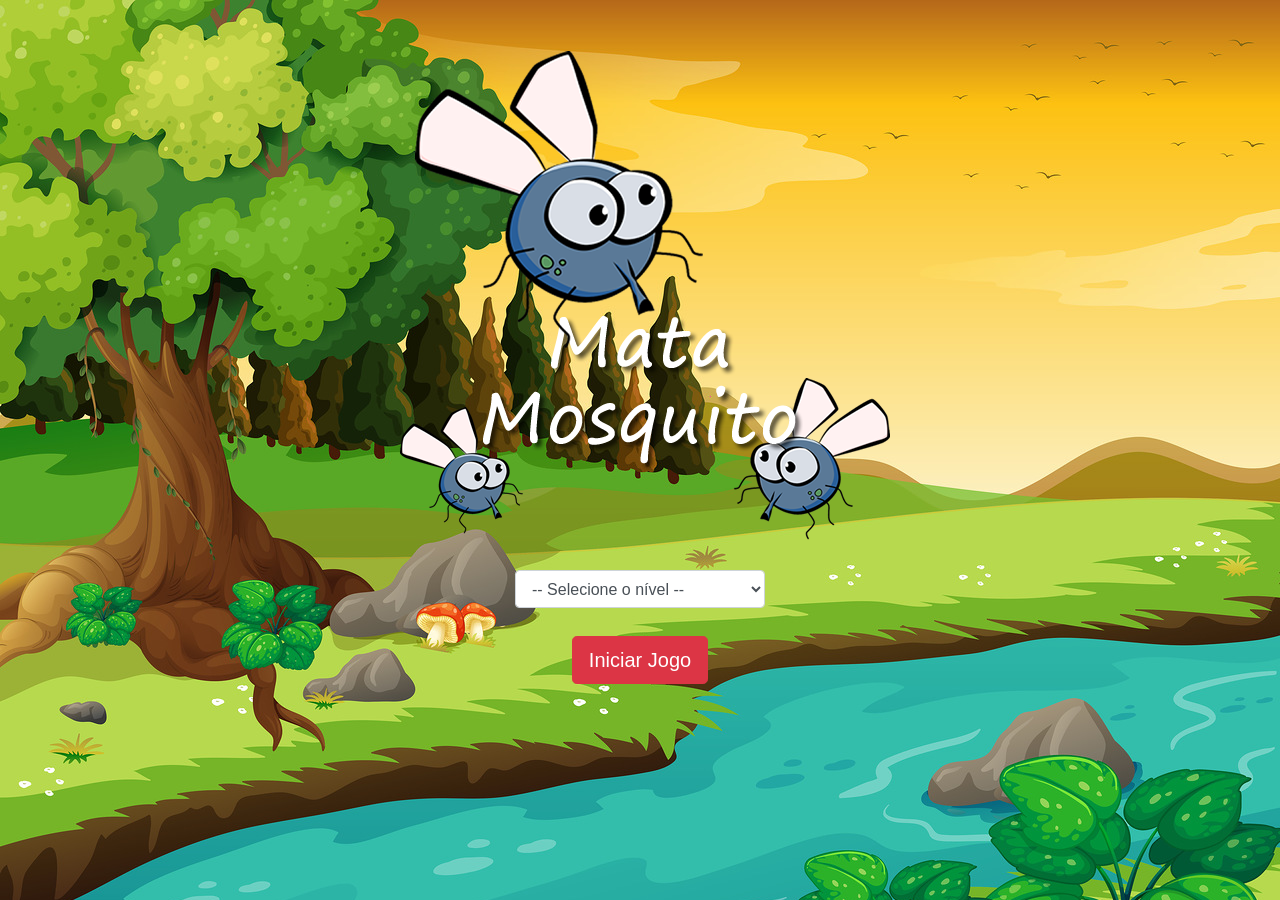
<file: src/index.html>
<!DOCTYPE html>
<html lang="pt-br">
	<head>
		<meta charset="UTF-8">
		<title>Mata Mosca - Iniciar</title>
		<!-- Importação do Bootstrap para agilizar o layout -->
		<link rel="stylesheet" href="https://stackpath.bootstrapcdn.com/bootstrap/4.1.3/css/bootstrap.min.css" integrity="sha384-MCw98/SFnGE8fJT3GXwEOngsV7Zt27NXFoaoApmYm81iuXoPkFOJwJ8ERdknLPMO" crossorigin="anonymous">
		<!-- Importação dos nossos estilos personalizados -->
		<link rel="stylesheet" href="estilo.css" />

		<script>
			// Função que captura o nível selecionado e inicia o jogo
			function iniciarJogo() {
				var nivel = document.getElementById('nivel').value

				// Verifica se algum nível foi selecionado antes de prosseguir
				if(nivel === '') {
					alert('Selecione um nível para iniciar o jogo')
					return false
				}

				// Redireciona para a página do jogo passando o nível como parâmetro na URL
				window.location.href = "app.html?" + nivel
			}
		</script>
	</head>
	<body>
		<div class="container">
			<!-- Linha para a imagem de título do jogo -->
			<div class="row">
				<div class="col">
					<div class="d-flex justify-content-center">
						<img src="imagens/game.png" />
					</div>
				</div>
			</div>

			<!-- Linha para a seleção do nível e botão de iniciar -->
			<div class="row">
				<div class="col">
					<div class="d-flex justify-content-center">
						<div class="mb-2">
							<select class="form-control" id="nivel">
								<option value="">-- Selecione o nível --</option>
								<option value="normal">Normal</option>
								<option value="dificil">Difícil</option>
								<option value="chucknorris">Chuck Norris</option>
							</select>
						</div>
					</div>

					<div class="d-flex justify-content-center">
						<!-- Ao clicar, chama a função iniciarJogo() -->
						<button type="button" class="btn btn-danger btn-lg" onclick="iniciarJogo()">Iniciar Jogo</button>
					</div>
				</div>
			</div>
		</div>
	</body>
</html>
</file>
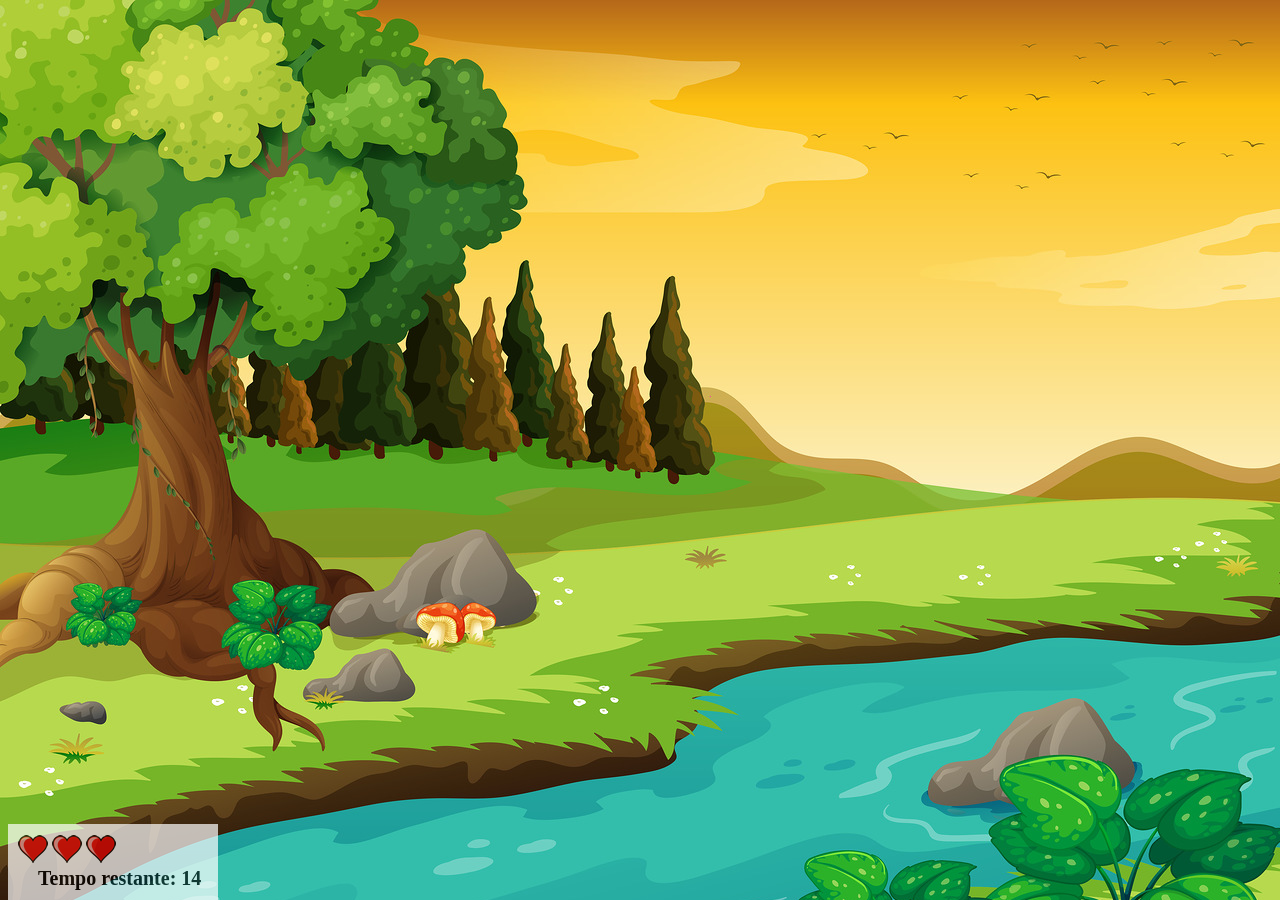
<file: src/app.html>
<!DOCTYPE html>
<html lang="pt-br">
	<head>
		<meta charset="UTF-8">
		<title>Mata Mosca</title>

		<!-- Importação dos estilos CSS -->
		<link rel="stylesheet" href="estilo.css" />
		<!-- Importação da lógica JavaScript -->
		<script src="jogo.js"></script>
	</head>
	<!-- O evento onresize chama a função para ajustar o palco caso a janela mude de tamanho -->
	<body onresize="ajustaTamanhoPalcoJogo()">

		<!-- Painel inferior contendo as vidas e o cronômetro -->
		<div class="painel">
			<div class="vidas">
				<!-- Imagens dos corações que representam a vida do jogador -->
				<img id="v1" src="imagens/coracao_cheio.png" />
				<img id="v2" src="imagens/coracao_cheio.png" />
				<img id="v3" src="imagens/coracao_cheio.png" />
			</div>

			<!-- Exibição do tempo restante -->
			<div class="cronometro">Tempo restante: <span id="cronometro">10</span></div>
		</div>

		<script>
			// Define o tempo inicial no elemento HTML do cronômetro
			var cronoElem = document.getElementById('cronometro')
			if (cronoElem) {
				cronoElem.innerHTML = tempo
			}
		</script>
	</body>
</html>
</file>
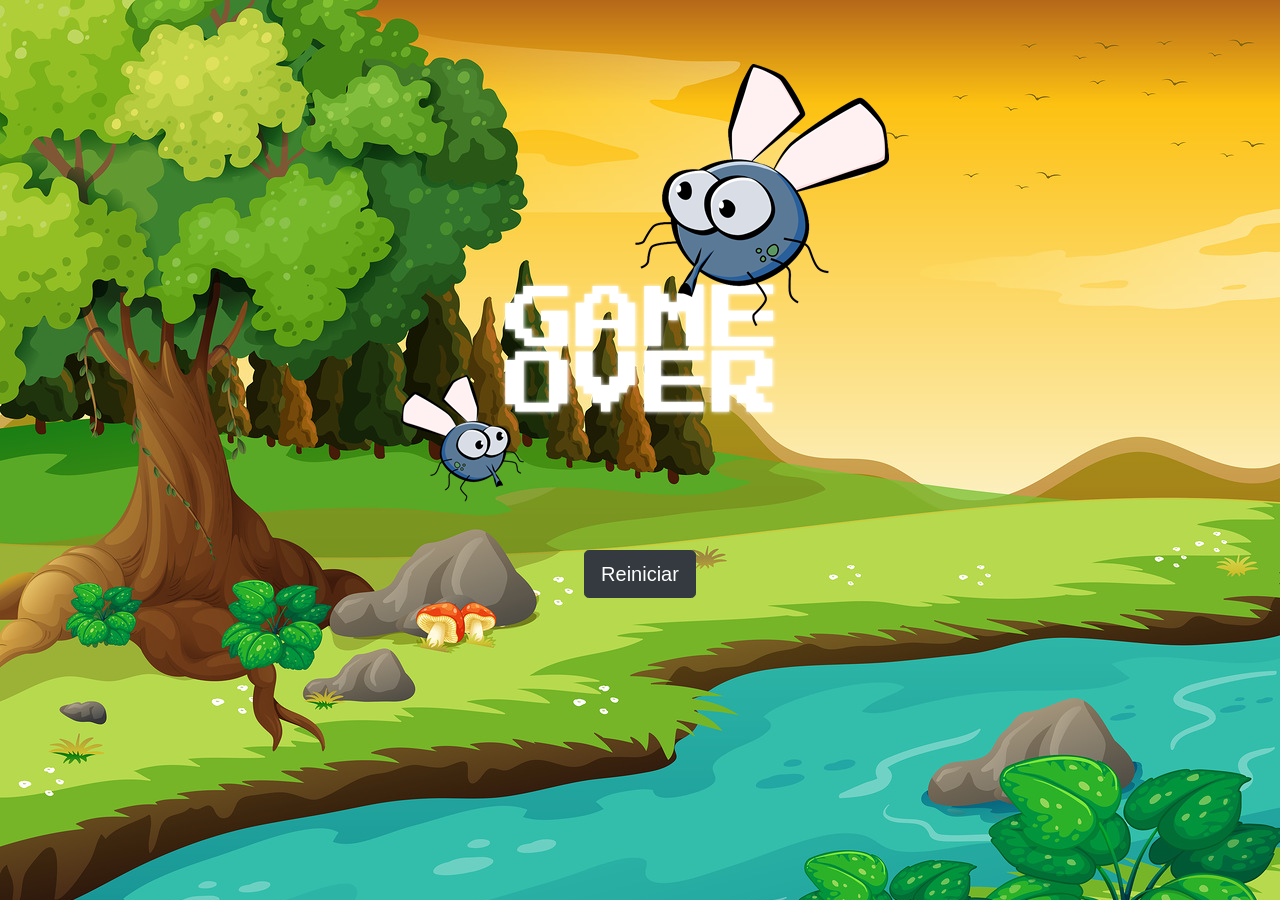
<file: src/game_over.html>
<!DOCTYPE html>
<html lang="pt-br">
	<head>
		<meta charset="UTF-8">
		<title>Mata Mosca - Game Over</title>
		<link rel="stylesheet" href="estilo.css" />
		<link rel="stylesheet" href="https://stackpath.bootstrapcdn.com/bootstrap/4.1.3/css/bootstrap.min.css" integrity="sha384-MCw98/SFnGE8fJT3GXwEOngsV7Zt27NXFoaoApmYm81iuXoPkFOJwJ8ERdknLPMO" crossorigin="anonymous">
	</head>
	<body>
		<div class="container">
			<div class="row">
				<div class="col">
					<div class="d-flex justify-content-center">
						<img src="imagens/game_over.png" />
					</div>
				</div>
			</div>

			<div class="row">
				<div class="col">
					<div class="d-flex justify-content-center">
						<button type="button" class="btn btn-dark btn-lg" onclick="window.location.href = 'index.html'">Reiniciar</button>
					</div>
				</div>
			</div>
		</div>
	</body>
</html>
</file>
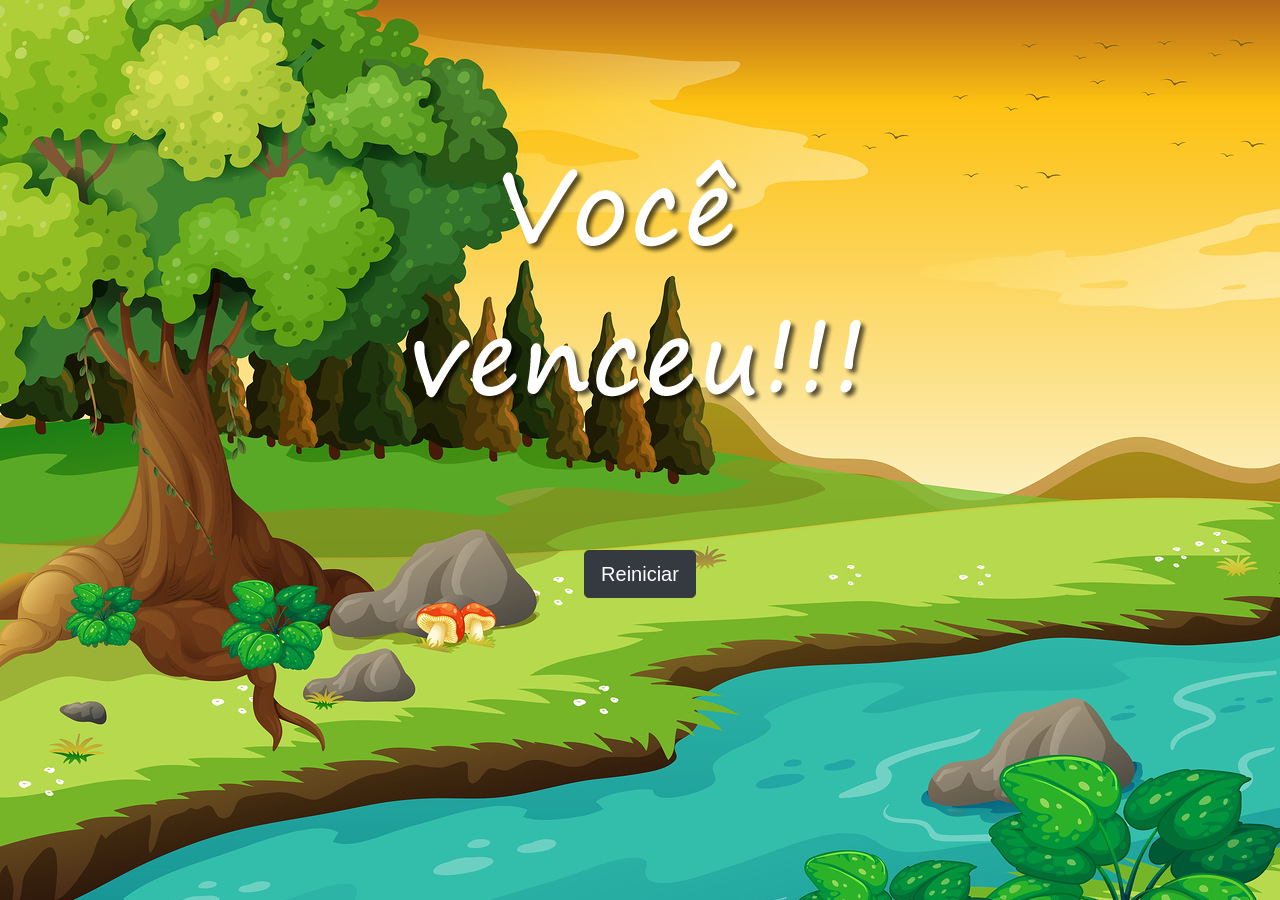
<file: src/vitoria.html>
<!DOCTYPE html>
<html lang="pt-br">
	<head>
		<meta charset="UTF-8">
		<title>Mata Mosca - Vitória</title>
		<link rel="stylesheet" href="estilo.css" />
		<link rel="stylesheet" href="https://stackpath.bootstrapcdn.com/bootstrap/4.1.3/css/bootstrap.min.css" integrity="sha384-MCw98/SFnGE8fJT3GXwEOngsV7Zt27NXFoaoApmYm81iuXoPkFOJwJ8ERdknLPMO" crossorigin="anonymous">
	</head>
	<body>
		<div class="container">
			<div class="row">
				<div class="col">
					<div class="d-flex justify-content-center">
						<img src="imagens/vitoria.png" />
					</div>
				</div>
			</div>

			<div class="row">
				<div class="col">
					<div class="d-flex justify-content-center">
						<button type="button" class="btn btn-dark btn-lg" onclick="window.location.href = 'index.html'">Reiniciar</button>
					</div>
				</div>
			</div>
		</div>
	</body>
</html>
</file>
<file: src/estilo.css>
/* Define o cursor personalizado de mata-mosca para toda a página */
html {
	cursor: url(imagens/mata_mosca.png) 30 30, auto;
}

/* Configuração do plano de fundo do jogo */
body {
	background-image: url(imagens/bg.jpg);
	background-repeat: no-repeat;
	background-size: cover;
}

/* Classes de tamanho para o mosquito */
.mosquito1 {
	width: 50px;
	height: 50px;
}

.mosquito2 {
	width: 70px;
	height: 70px;
}

.mosquito3 {
	width: 90px;
	height: 90px;
}

/* Classes para inverter o mosquito horizontalmente */
.ladoA {
	transform: scaleX(1); /* Olhando para a direita */
}

.ladoB {
	transform: scaleX(-1); /* Olhando para a esquerda (espelhado) */
}

/* Painel fixo no rodapé para exibir informações do jogo */
.painel {
	position: fixed;
	bottom: 0px;
	width: 190px;
	padding: 10px;
	background-color: #fff;
	opacity: 0.7;
	border-top: solid 1px #fff;
}

/* Área que contém os corações */
.vidas {
	float: left;
}

/* Área do cronômetro */
.cronometro {
	float: left;
	font-size: 20px;
	font-weight: bold;
	margin-left: 20px;
}

/* Centralização de imagens de fim de jogo */
img {
	max-width: 100%;
	height: auto;
}

.container {
	margin-top: 50px;
}

button {
	margin-top: 20px;
}

/* Estilos específicos para a página index.html */
#nivel {
	width: 250px;
	margin-top: 20px;
}
</file>
